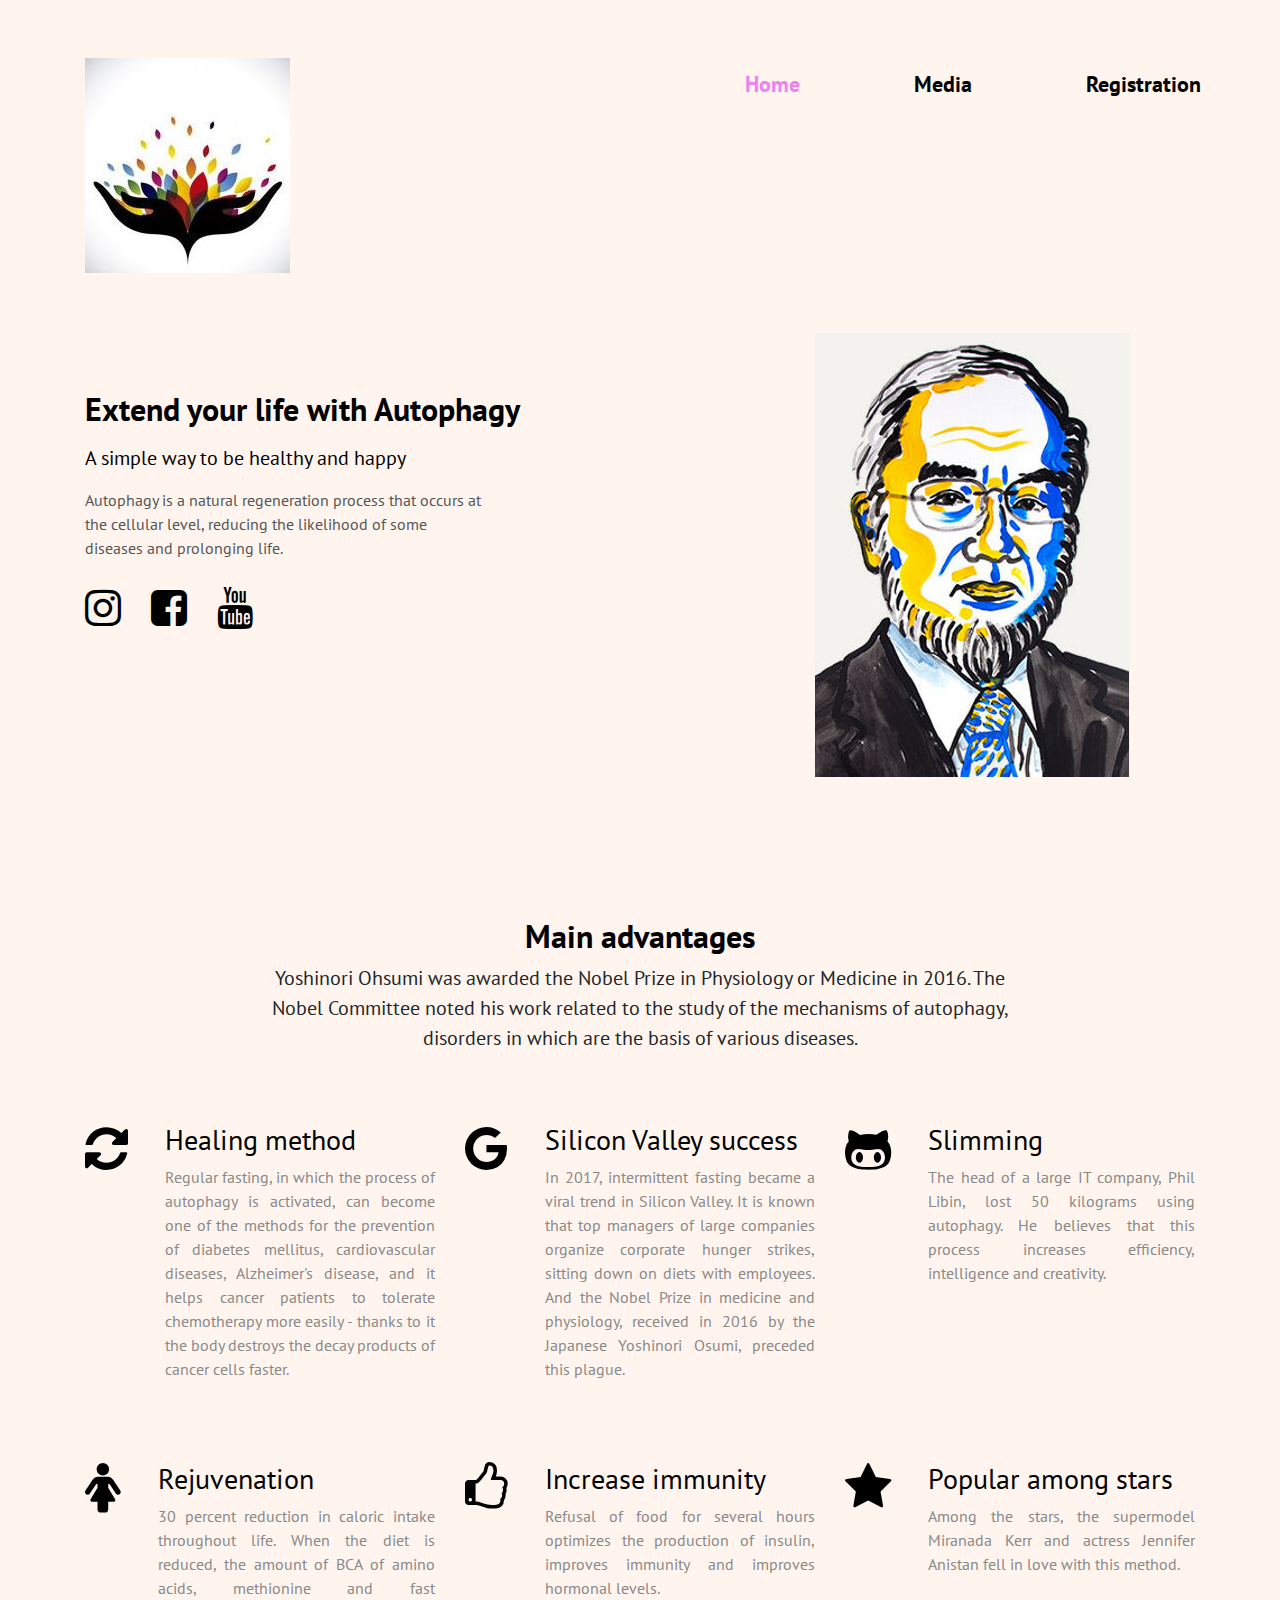
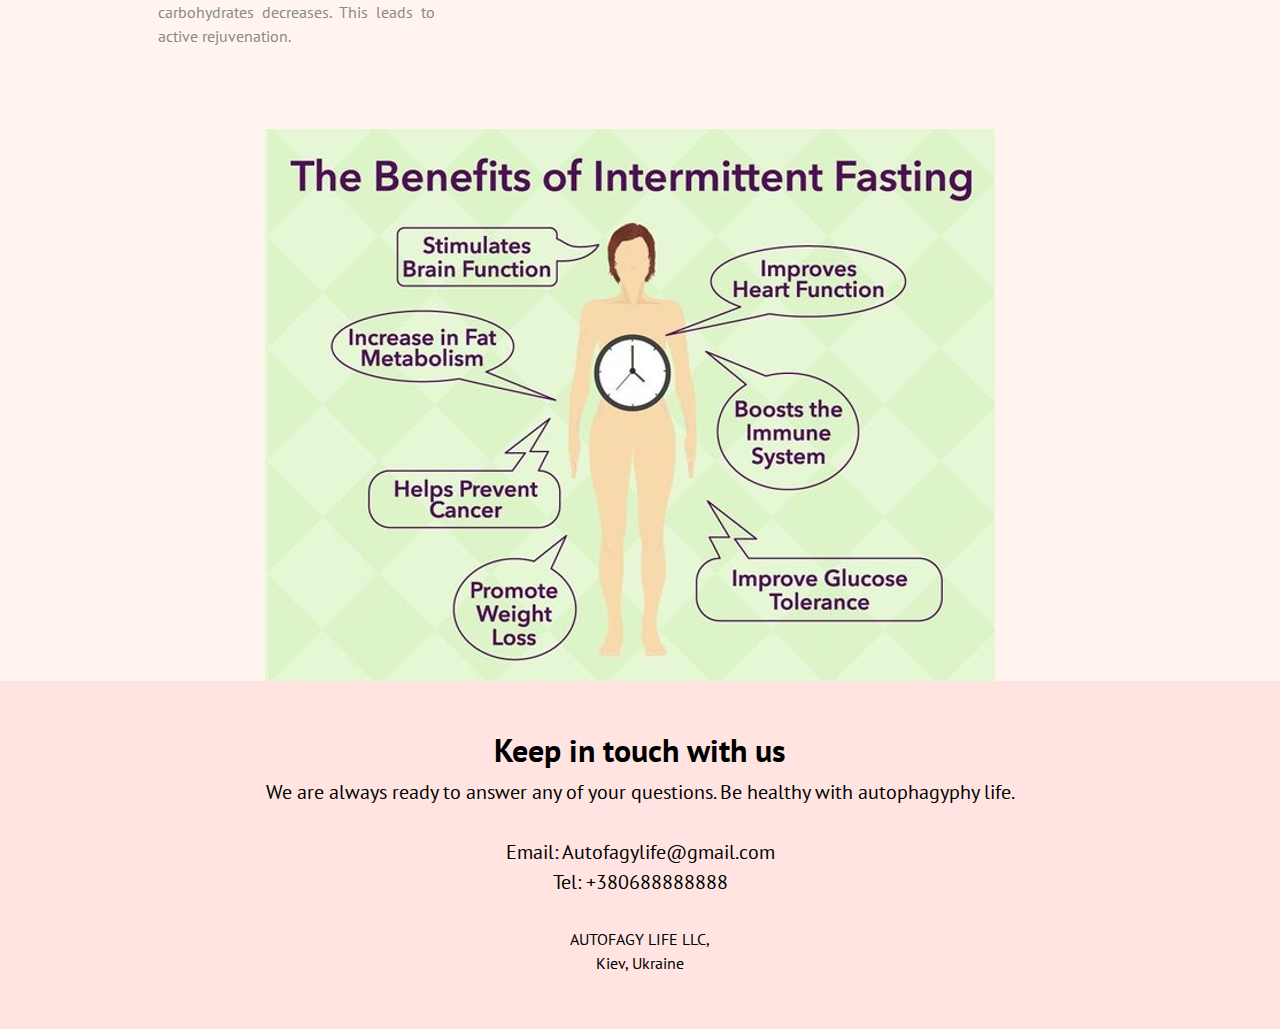
<file: src/main/resources/webapp/index.html>
<!doctype html>
<html lang="en">
<head>
    <meta charset="UTF-8">
    <meta name="viewport"
          content="width=device-width, user-scalable=no, initial-scale=1.0, maximum-scale=1.0, minimum-scale=1.0">
    <meta http-equiv="X-UA-Compatible" content="ie=edge">
    <title>Autofagy-Home</title>
    <link href="https://fonts.googleapis.com/css2?family=PT+Sans:wght@400;700&display=swap" rel="stylesheet">
    <link rel="stylesheet" href="css/bootstrap.min.css">
    <link rel="stylesheet" href="https://stackpath.bootstrapcdn.com/font-awesome/4.7.0/css/font-awesome.min.css">
    <link rel="stylesheet" href="https://cdnjs.cloudflare.com/ajax/libs/animate.css/4.0.0/animate.min.css"/>
    <link rel="stylesheet" href="css/style.css">
</head>
<body>
<header id="header" class="header">
    <div class="container">
        <div class="row">
            <div class="col-lg-3">
                <img src="img/hands.jpg" alt="Leaf" class="logo animate__animated animate__fadeInDown">
            </div>
            <div class="col-lg-5 ml-auto">
                <nav>
                    <ul class="menu d-flex justify-content-center">
                        <li class="menu__item">
                            <a href="index.html">
                                <font color="#EE82EE">Home</font>
                            </a>
                        </li>
                        <li class="menu__item">
                            <a href="media.html">
                                Media
                            </a>
                        </li>
                        <li class="menu__item">
                            <a href="form.html">
                                Registration
                            </a>
                        </li>
                    </ul>
                </nav>

            </div>
        </div>
        <div class="row">
            <div class="col-lg-6">
                <div class="offer">
                    <h1 class="offer__title animate__animated animate__fadeInLeft">
                        Extend your life with Autophagy
                    </h1>
                    <div class="offer__intro">
                        A simple way to be healthy and happy
                    </div>
                    <p class="offer__text">
                        Autophagy is a natural regeneration process that occurs at the cellular level,
                        reducing the likelihood of some diseases and prolonging life.
                    </p>
                    <ul class="icons d-flex">
                        <li class="icons__item">
                            <a href="https://www.instagram.com/explore/tags/autofagia/">
                                <i class="fa fa-instagram animate__animated animate__fadeInLeft"></i>
                            </a>
                        </li>
                        <li class="icons__item">
                            <a href="https://www.facebook.com/autofagianoticias">
                                <i class="fa  fa-facebook-square animate__animated animate__fadeInUp"></i>
                            </a>
                        </li>
                        <li class="icons__item">
                            <a href="https://www.youtube.com/watch?v=rDzIbkyr5QQ">
                                <i class="fa fa-youtube animate__animated animate__fadeInRight"></i>
                            </a>
                        </li>
                    </ul>
                </div>
            </div>
            <div class="col-lg-5 ml-auto">
                <img src="img/Esinori.jpg" class="Yoshinori animate__animated animate__fadeInRight"
                     alt="Yoshinori Ohsumi">
            </div>
        </div>
    </div>
</header>

<section id="features" class="features">
    <div class="container">
        <div class="row">
            <div class="col-lg-12">
                <div class="title">
                    <h2>
                        Main advantages
                    </h2>
                    <p class="title__text">
                        Yoshinori Ohsumi was awarded the Nobel Prize in Physiology or Medicine in 2016.
                        The Nobel Committee noted his work related to the study of the mechanisms of autophagy,
                        disorders in which are the basis of various diseases.
                    </p>
                </div>
            </div>
        </div>
        <div class="row">
            <div class="col-lg-4">
                <div class="feature d-flex">
                    <i class="fa fa-refresh feature__icon"></i>
                    <div class="feature__block">
                        <h3 class="feature__title">
                            Healing method
                        </h3>
                        <p class="feature__text">
                            Regular fasting, in which the process of
                            autophagy is activated, can become one of the methods for the prevention of
                            diabetes mellitus, cardiovascular diseases, Alzheimer's disease, and it helps
                            cancer patients to tolerate chemotherapy more easily - thanks to it the body
                            destroys the decay products of cancer cells faster.
                        </p>
                    </div>
                </div>
            </div>

            <div class="col-lg-4">
                <div class="feature d-flex">
                    <i class="fa fa-google feature__icon"></i>
                    <div class="feature__block">
                        <h3 class="feature__title">
                            Silicon Valley success
                        </h3>
                        <p class="feature__text">
                            In 2017, intermittent fasting became a viral trend in Silicon Valley.
                            It is known that top managers of large companies organize corporate hunger strikes,
                            sitting down on diets with employees. And the Nobel Prize in medicine and physiology,
                            received in 2016 by the Japanese Yoshinori Osumi, preceded this plague.
                        </p>
                    </div>
                </div>
            </div>

            <div class="col-lg-4">
                <div class="feature d-flex">
                    <i class="fa fa-github-alt feature__icon"></i>
                    <div class="feature__block">
                        <h3 class="feature__title">
                            Slimming
                        </h3>
                        <p class="feature__text">
                            The head of a large IT company, Phil Libin, lost 50 kilograms using autophagy.
                            He believes that this process increases efficiency, intelligence and creativity.
                        </p>
                    </div>
                </div>
            </div>

            <div class="col-lg-4">
                <div class="feature d-flex">
                    <i class="fa fa-female feature__icon"></i>
                    <div class="feature__block">
                        <h3 class="feature__title">
                            Rejuvenation
                        </h3>
                        <p class="feature__text">
                            30 percent reduction in caloric intake throughout life.
                            When the diet is reduced, the amount of BCA of amino acids,
                            methionine and fast carbohydrates decreases. This leads to active rejuvenation.
                        </p>
                    </div>
                </div>
            </div>

            <div class="col-lg-4">
                <div class="feature d-flex">
                    <i class="fa fa-thumbs-o-up feature__icon"></i>
                    <div class="feature__block">
                        <h3 class="feature__title">
                            Increase immunity
                        </h3>
                        <p class="feature__text">
                            Refusal of food for several hours optimizes the production of insulin,
                            improves immunity and improves hormonal levels.
                        </p>
                    </div>
                </div>
            </div>

            <div class="col-lg-4">
                <div class="feature d-flex">
                    <i class="fa fa-star feature__icon"></i>
                    <div class="feature__block">
                        <h3 class="feature__title">
                            Popular among stars
                        </h3>
                        <p class="feature__text">
                            Among the stars, the supermodel Miranada Kerr and actress
                            Jennifer Anistan fell in love with this method.
                        </p>
                    </div>
                </div>
            </div>
        </div>

        <div class="row">
            <div class="col-lg">
                <div class="benefits mx-auto">
                    <img src="img/intermittent-fasting.jpg" class="animate__animated animate__fadeInUp"
                         alt="Benefits">
                </div>
            </div>
        </div>
    </div>
</section>

<section id="touch" class="touch">
    <div class="container">
        <div class="row">
            <div class="col-lg-12">
                <div class="title-3">
                    <h2 class="black">
                        Keep in touch with us
                    </h2>
                    <p class="title__text black">
                        We are always ready to answer any of your questions. Be healthy with autophagyphy life.
                    </p>
                </div>
            </div>
        </div>
        <div class="row">
            <div class="col-md-12">
                <div class="contacts">
                    Email: Autofagylife@gmail.com
                    Tel: +380688888888
                </div>
            </div>
        </div>
    </div>
</section>

<footer id="footer" class="footer">
    <div class="container">
        <div class="row">
            <div class="col-md-12">
                <div class="credits">
                    AUTOFAGY LIFE LLC,<br>
                    Kiev, Ukraine
                </div>
            </div>
        </div>
    </div>
</footer>

</body>
</html>
</file>
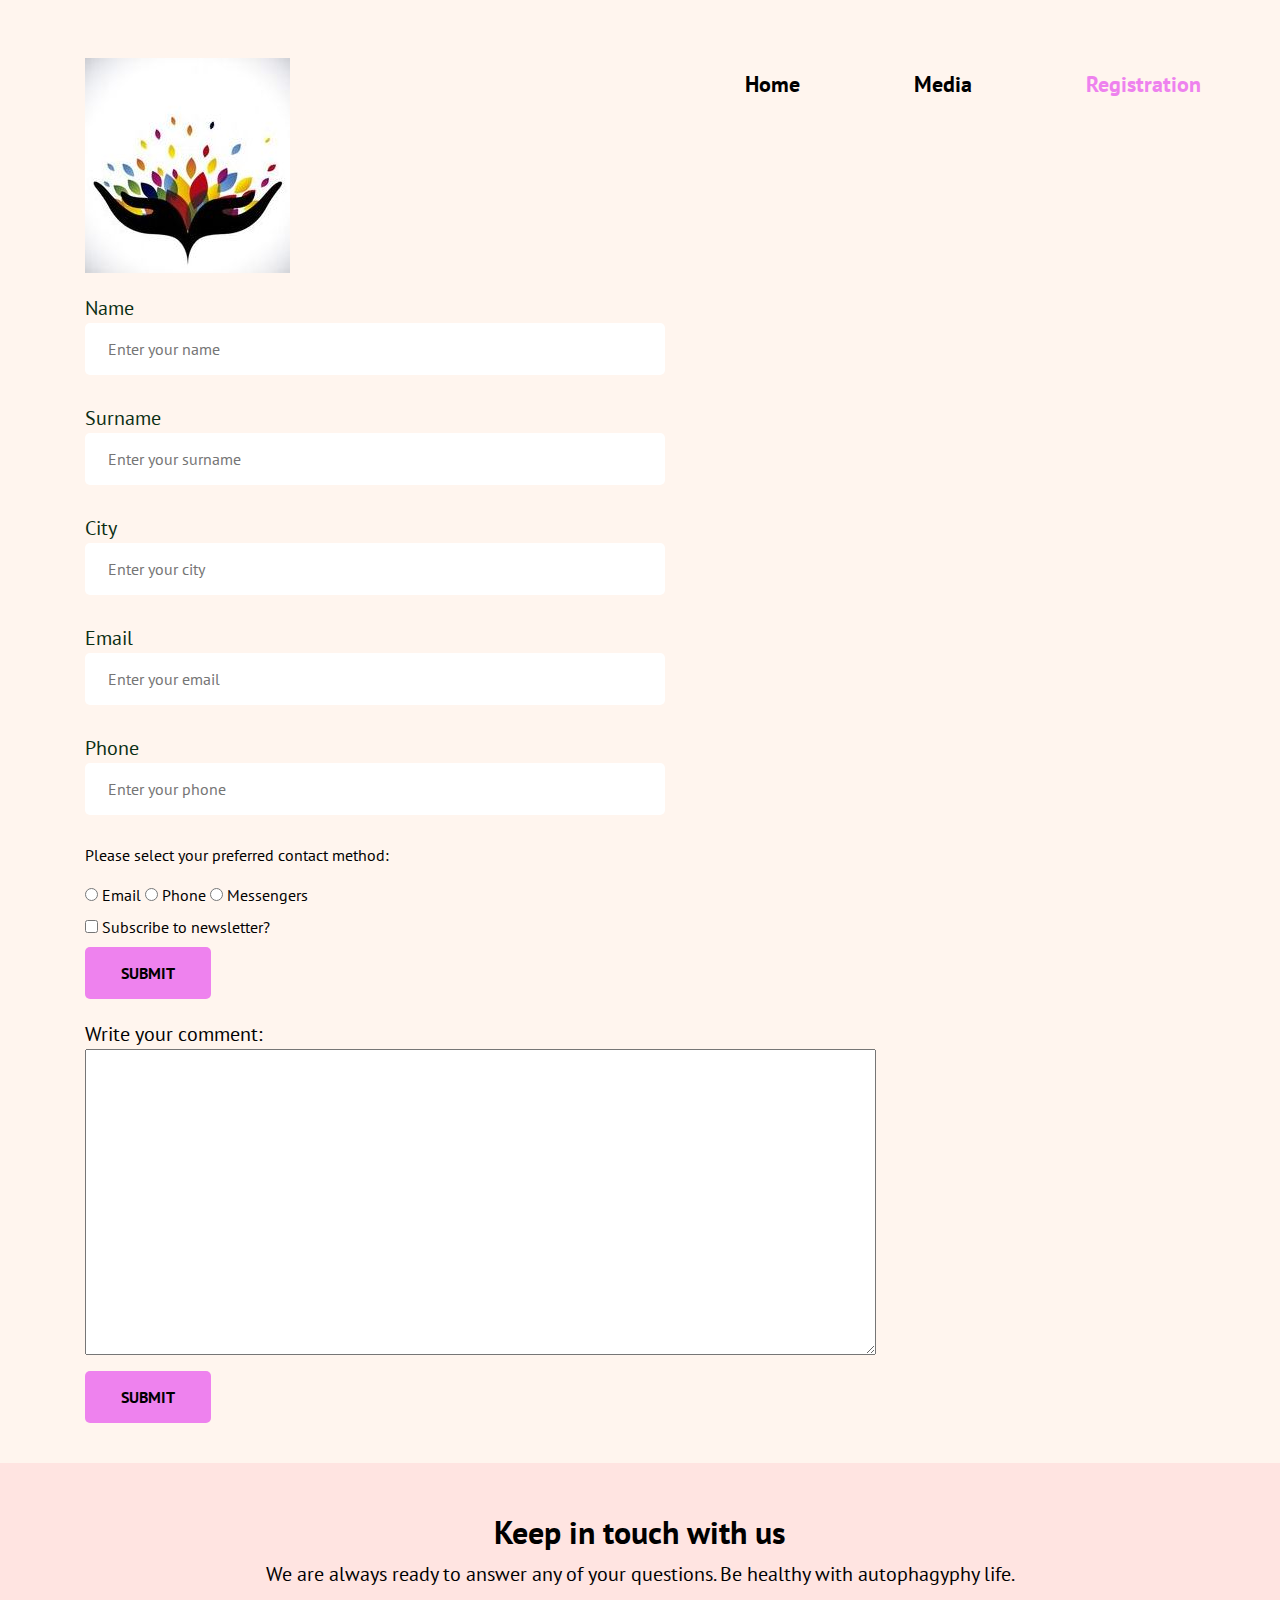
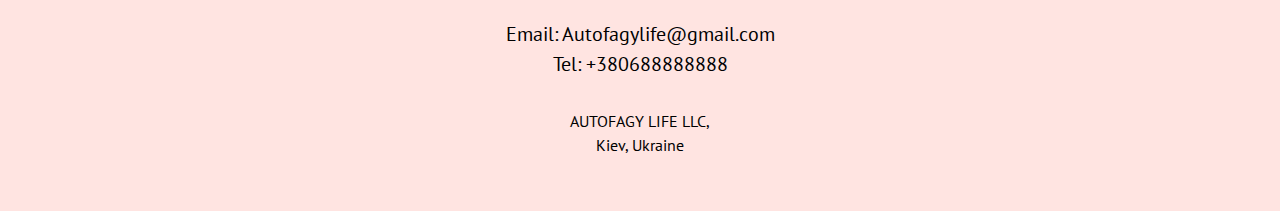
<file: src/main/resources/webapp/form.html>
<!doctype html>
<html lang="en">
<head>
    <meta charset="UTF-8">
    <meta name="viewport"
          content="width=device-width, user-scalable=no, initial-scale=1.0, maximum-scale=1.0, minimum-scale=1.0">
    <meta http-equiv="X-UA-Compatible" content="ie=edge">
    <title>Autofagy-Form</title>
    <link href="https://fonts.googleapis.com/css2?family=PT+Sans:wght@400;700&display=swap" rel="stylesheet">
    <link rel="stylesheet" href="css/bootstrap.min.css">
    <link rel="stylesheet" href="https://stackpath.bootstrapcdn.com/font-awesome/4.7.0/css/font-awesome.min.css">
    <link rel="stylesheet" href="https://cdnjs.cloudflare.com/ajax/libs/animate.css/4.0.0/animate.min.css"/>
    <link rel="stylesheet" href="css/style.css">
</head>
<body>
<header id="header" class="header">
    <div class="container">
        <div class="row">
            <div class="col-lg-3">
                <img src="img/hands.jpg" alt="Leaf" class="logo animate__animated animate__fadeInDown">
            </div>
            <div class="col-lg-5 ml-auto">
                <nav>
                    <ul class="menu d-flex justify-content-center">
                        <li class="menu__item">
                            <a href="index.html">
                                Home
                            </a>
                        </li>
                        <li class="menu__item">
                            <a href="media.html">
                                Media
                            </a>
                        </li>
                        <li class="menu__item">
                            <a href="form.html">
                                <font color="#EE82EE">Registration</font>
                            </a>
                        </li>
                    </ul>
                </nav>
            </div>
        </div>

        <div class="registration-form">
            <div class="row">
                <div class="col-lg-7">
                    <form action="#" class="registration-field">
                        <label for="name">Name
                            <input type="text" id="name" placeholder="Enter your name" class="form__input" required>
                        </label>
                    </form>
                    <form action="#" class="registration-field">
                        <label for="surname">Surname
                            <input type="text" id="surname" placeholder="Enter your surname" class="form__input"
                                   required>
                        </label>
                    </form>
                    <form action="#" class="registration-field">
                        <label for="city"> City
                            <input type="text" id="city" placeholder="Enter your city" class="form__input">
                        </label>
                    </form>
                    <form action="#" class="registration-field">
                        <label for="email"> Email
                            <input type="email" id="email" placeholder="Enter your email" class="form__input" required>
                        </label>
                    </form>
                    <form action="#" class="registration-field">
                        <label for="phone"> Phone
                            <input type="text" id="phone" placeholder="Enter your phone" class="form__input" required>
                        </label>
                    </form>


                    <form class="radio-buttons">
                        <p>Please select your preferred contact method:</p>
                        <div>
                            <input type="radio" id="contactChoice1"
                                   name="contact" value="email">
                            <label for="contactChoice1">Email</label>

                            <input type="radio" id="contactChoice2"
                                   name="contact" value="phone">
                            <label for="contactChoice2">Phone</label>

                            <input type="radio" id="contactChoice3"
                                   name="contact" value="mail">
                            <label for="contactChoice3">Messengers</label>
                        </div>
                        <div>
                            <input type="checkbox" id="subscribeNews" name="subscribe" value="newsletter">
                            <label for="subscribeNews">Subscribe to newsletter?</label>
                        </div>
                        <div>
                            <button type="submit" class="form__btn">SUBMIT</button>
                        </div>
                    </form>
                </div>
            </div>
        </div>

        <div class="message-form">
            <div class="row">
                <div class="col-7">
                    <form>
                        <label for="message">
                            Write your comment:
                            <textarea rows="10" cols="70" name="text" id="message"></textarea>
                        </label>
                        <button type="submit" class="form__btn">SUBMIT</button>
                    </form>
                </div>
            </div>
        </div>
    </div>
</header>

<section id="touch" class="touch">
    <div class="container">
        <div class="row">
            <div class="col-lg-12">
                <div class="title-3">
                    <h2 class="black">
                        Keep in touch with us
                    </h2>
                    <p class="title__text black">
                        We are always ready to answer any of your questions. Be healthy with autophagyphy life.
                    </p>
                </div>
            </div>
        </div>
        <div class="row">
            <div class="col-md-12">
                <div class="contacts">
                    Email: Autofagylife@gmail.com
                    Tel: +380688888888
                </div>
            </div>
        </div>
    </div>

</section>
<footer id="footer" class="footer">
    <div class="container">
        <div class="row">
            <div class="col-md-12">
                <div class="credits">
                    AUTOFAGY LIFE LLC,<br>
                    Kiev, Ukraine
                </div>
            </div>
        </div>
    </div>
</footer>
</body>
</html>
</file>
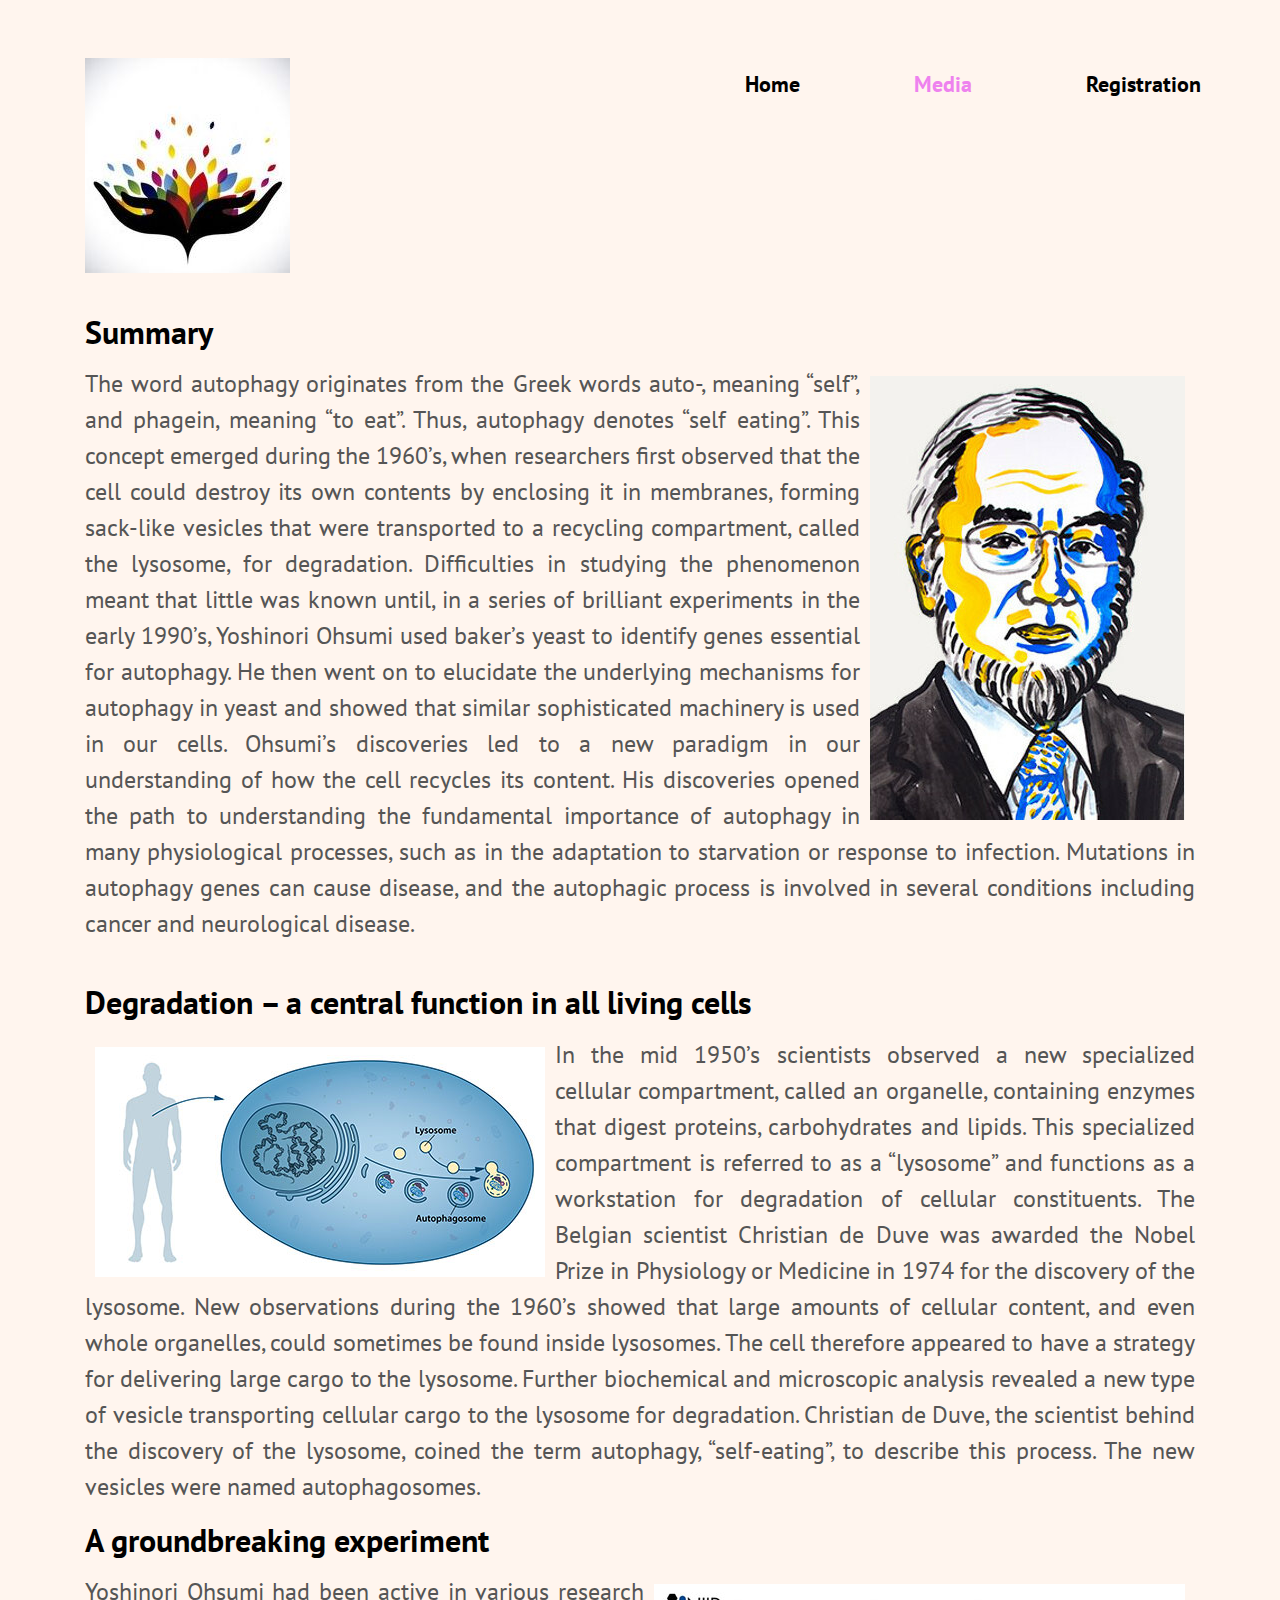
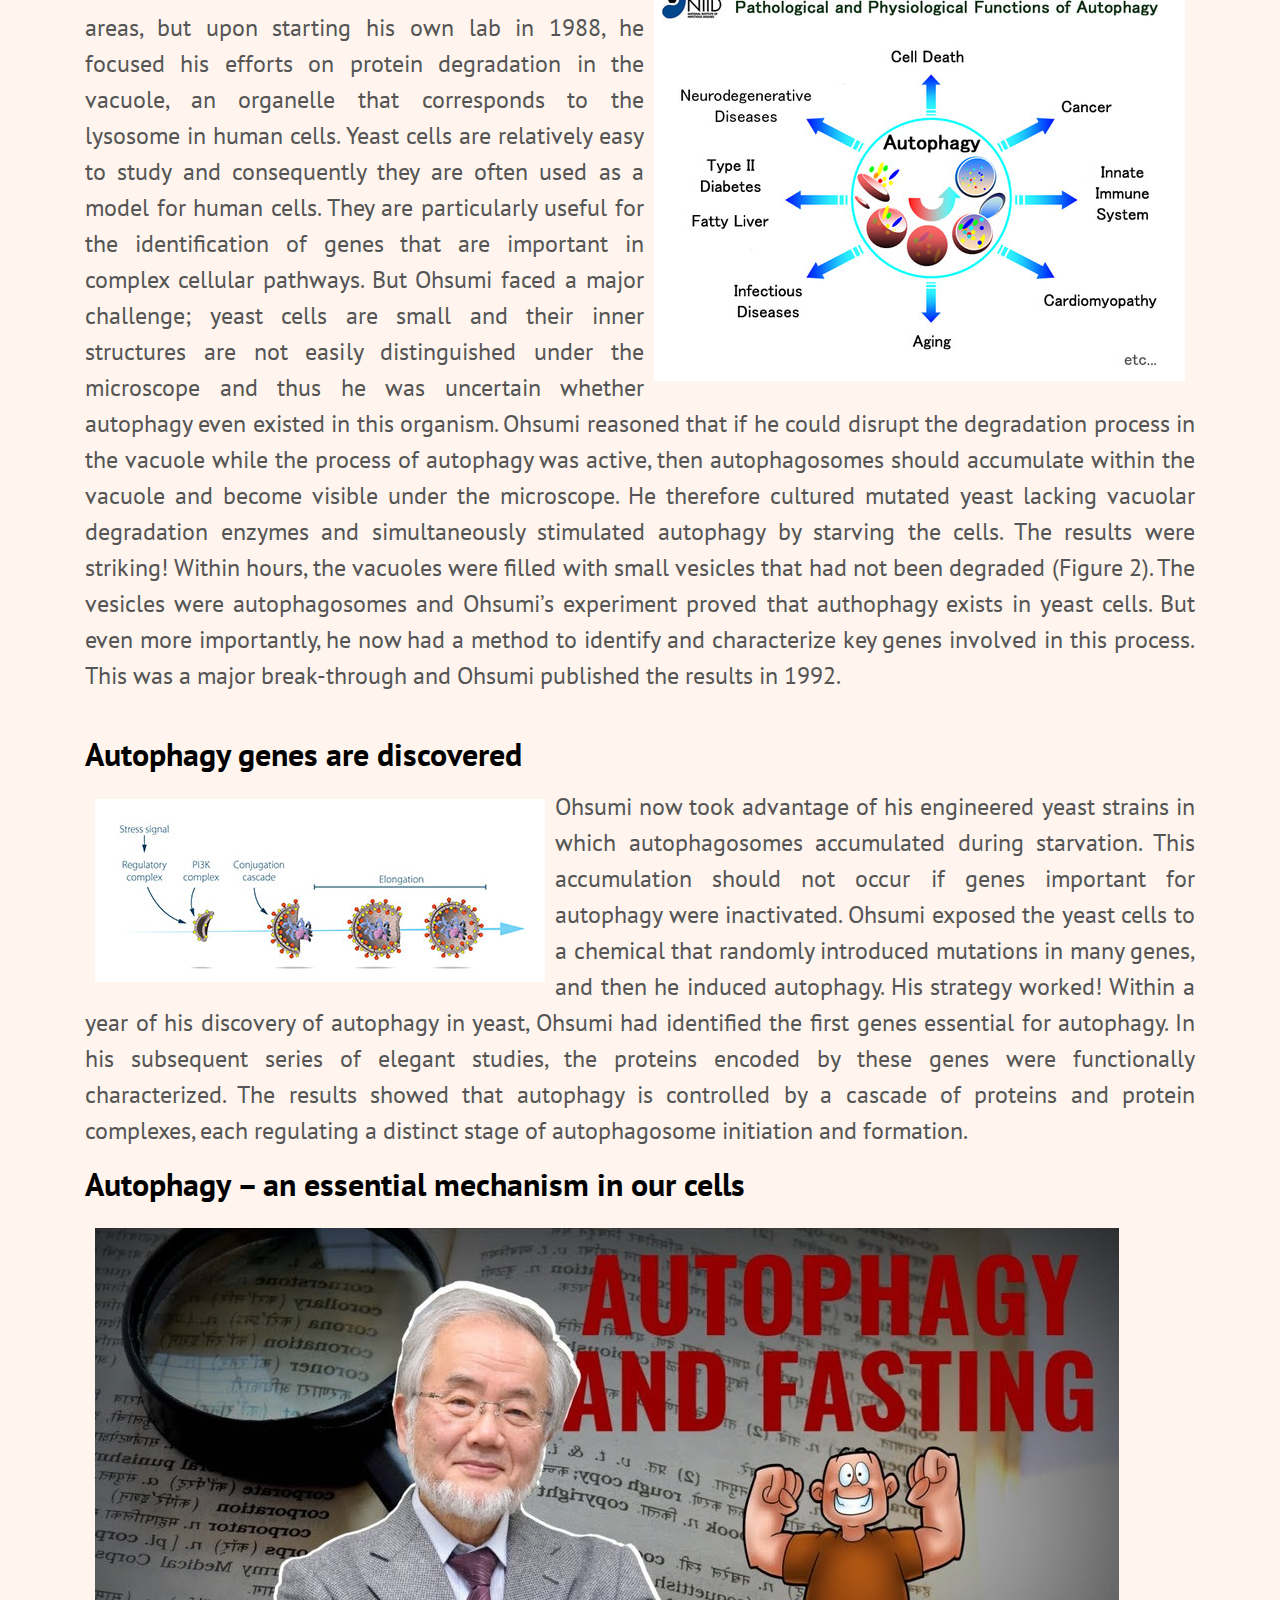
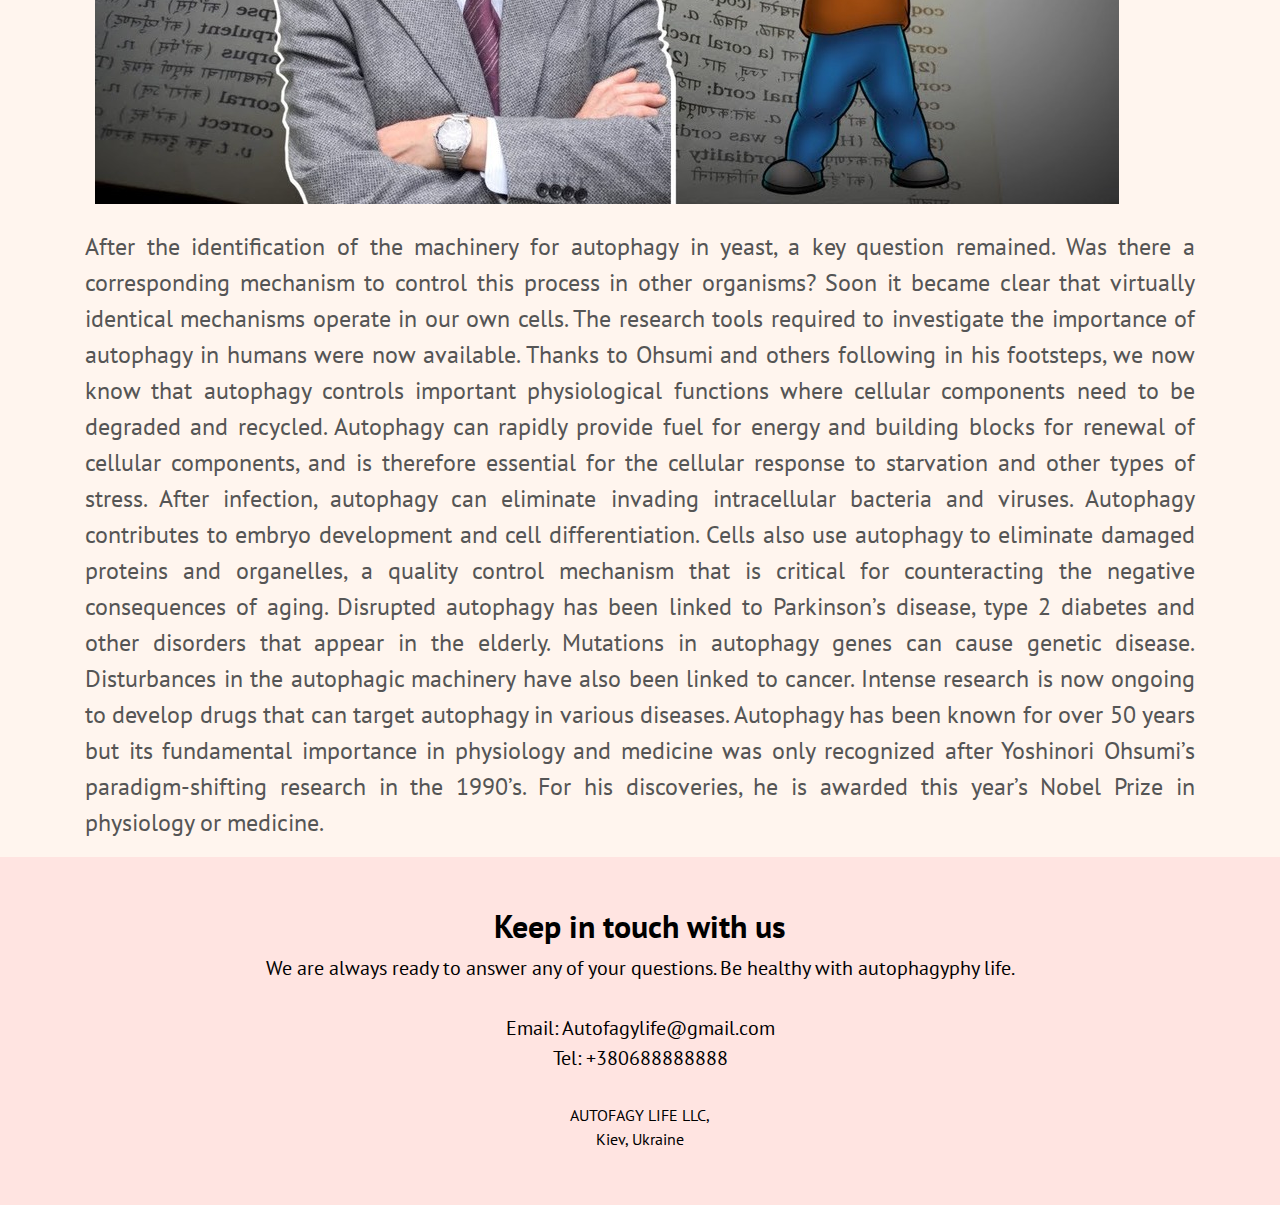
<file: src/main/resources/webapp/media.html>
<!doctype html>
<html lang="en">
<head>
    <meta charset="UTF-8">
    <meta name="viewport"
          content="width=device-width, user-scalable=no, initial-scale=1.0, maximum-scale=1.0, minimum-scale=1.0">
    <meta http-equiv="X-UA-Compatible" content="ie=edge">
    <title>Autofagy-Media</title>
    <link href="https://fonts.googleapis.com/css2?family=PT+Sans:wght@400;700&display=swap" rel="stylesheet">
    <link rel="stylesheet" href="css/bootstrap.min.css">
    <link rel="stylesheet" href="https://stackpath.bootstrapcdn.com/font-awesome/4.7.0/css/font-awesome.min.css">
    <link rel="stylesheet" href="https://cdnjs.cloudflare.com/ajax/libs/animate.css/4.0.0/animate.min.css"/>
    <link rel="stylesheet" href="css/style.css">
</head>
<body>
<header id="header" class="header">
    <div class="container">
        <div class="row">
            <div class="col-lg-3">
                <img src="img/hands.jpg" alt="Leaf" class="logo animate__animated animate__fadeInDown">
            </div>
            <div class="col-lg-5 ml-auto">
                <nav>
                    <ul class="menu d-flex justify-content-center">
                        <li class="menu__item">
                            <a href="index.html">
                                Home
                            </a>
                        </li>
                        <li class="menu__item">
                            <a href="media.html">
                                <font color="#EE82EE">Media</font>
                            </a>
                        </li>
                        <li class="menu__item">
                            <a href="form.html">
                                Registration
                            </a>
                        </li>
                    </ul>
                </nav>
            </div>
        </div>
    </div>
</header>

<div class="second__screen">
    <div class="container">
        <div class="row">
            <div class="col-lg">
                <h1 class="media__title">
                    Summary
                </h1>
                <img src="img/Esinori.jpg" class="Yoshinori animate__animated animate__fadeInRight img-responsive
                    pull-right image" alt="Yoshinori Ohsumi">
                <p class="media__text">
                    The word autophagy originates from the Greek words auto-,
                    meaning “self”, and phagein, meaning “to eat”.
                    Thus, autophagy denotes “self eating”. This concept
                    emerged during the 1960’s, when researchers first observed
                    that the cell could destroy its own contents by enclosing
                    it in membranes, forming sack-like vesicles that were
                    transported to a recycling compartment, called the lysosome,
                    for degradation. Difficulties in studying the phenomenon
                    meant that little was known until, in a series of brilliant
                    experiments in the early 1990’s, Yoshinori Ohsumi used
                    baker’s yeast to identify genes essential for autophagy.
                    He then went on to elucidate the underlying mechanisms for
                    autophagy in yeast and showed that similar sophisticated
                    machinery is used in our cells.
                    Ohsumi’s discoveries led to a new paradigm in our understanding of how the
                    cell recycles its content. His discoveries opened the path to understanding
                    the fundamental importance of autophagy in many physiological processes, such
                    as in the adaptation to starvation or response to infection. Mutations in
                    autophagy genes can cause disease, and the autophagic process is involved
                    in several conditions including cancer and neurological disease.
                </p>

            </div>
        </div>
    </div>
</div>

<div class="third__screen">
    <div class="container">
        <div class="row">
            <div class="col-lg-12 ml-auto degradation">
                <h1 class="media__title">
                    Degradation – a central function in all living cells
                </h1>
                <img src="img/med-press-1-en.jpg" class="animate__animated animate__fadeInLeft img-responsive pull-left
                 image" alt="Degradation">
                <p class="media__left">
                    In the mid 1950’s scientists observed a new specialized cellular compartment,
                    called an organelle, containing enzymes that digest proteins, carbohydrates
                    and lipids. This specialized compartment is referred to as a “lysosome” and
                    functions as a workstation for degradation of cellular constituents. The
                    Belgian scientist Christian de Duve was awarded the Nobel Prize in Physiology
                    or Medicine in 1974 for the discovery of the lysosome. New observations
                    during the 1960’s showed that large amounts of cellular content, and even
                    whole organelles, could sometimes be found inside lysosomes. The cell
                    therefore appeared to have a strategy for delivering large cargo to the
                    lysosome. Further biochemical and microscopic analysis revealed a new type of
                    vesicle transporting cellular cargo to the lysosome for degradation.
                    Christian de Duve, the scientist behind the discovery of the lysosome,
                    coined the term autophagy, “self-eating”, to describe this process. The new
                    vesicles were named autophagosomes.
                </p>
            </div>
        </div>
    </div>
</div>

<div class="fourth__screen">
    <div class="container">
        <div class="row">
            <div class="col-lg">
                <h1 class="media__title">
                    A groundbreaking experiment
                </h1>
                <img src="img/autophagy.jpg" class="Yoshinori animate__animated animate__fadeInRight img-responsive
                    pull-right image"
                     alt="Yoshinori Ohsumi">
                <p class="media__text">
                    Yoshinori Ohsumi had been active in various research areas, but upon starting his own lab
                    in 1988, he focused his efforts on protein degradation in the vacuole, an organelle that
                    corresponds to the lysosome in human cells. Yeast cells are relatively easy to study and
                    consequently they are often used as a model for human cells. They are particularly useful
                    for the identification of genes that are important in complex cellular pathways. But Ohsumi
                    faced a major challenge; yeast cells are small and their inner structures are not easily
                    distinguished under the microscope and thus he was uncertain whether autophagy even existed
                    in this organism. Ohsumi reasoned that if he could disrupt the degradation process in the
                    vacuole while the process of autophagy was active, then autophagosomes should accumulate
                    within the vacuole and become visible under the microscope. He therefore cultured mutated
                    yeast lacking vacuolar degradation enzymes and simultaneously stimulated autophagy by starving
                    the cells. The results were striking! Within hours, the vacuoles were filled with small
                    vesicles that had not been degraded (Figure 2). The vesicles were autophagosomes and Ohsumi’s
                    experiment proved that authophagy exists in yeast cells. But even more importantly, he now
                    had a method to identify and characterize key genes involved in this process. This was a major
                    break-through and Ohsumi published the results in 1992.
                </p>
            </div>
        </div>
    </div>
</div>

<div class="fifth__screen">
    <div class="container">
        <div class="row">
            <div class="col-lg-12 ml-auto degradation">
                <h1 class="media__title">
                    Autophagy genes are discovered
                </h1>
                <img src="img/med-press-3-en.jpg" class="animate__animated animate__fadeInLeft img-responsive pull-left
                 image" alt="Degradation">
                <p class="media__left">
                    Ohsumi now took advantage of his engineered yeast strains in which autophagosomes
                    accumulated during starvation. This accumulation should not occur if genes important
                    for autophagy were inactivated. Ohsumi exposed the yeast cells to a chemical that
                    randomly introduced mutations in many genes, and then he induced autophagy. His
                    strategy worked! Within a year of his discovery of autophagy in yeast, Ohsumi had
                    identified the first genes essential for autophagy. In his subsequent series of
                    elegant studies, the proteins encoded by these genes were functionally characterized.
                    The results showed that autophagy is controlled by a cascade of proteins and protein
                    complexes, each regulating a distinct stage of autophagosome initiation and formation.
                </p>
            </div>
        </div>
    </div>
</div>

<div class="sixth__screen">
    <div class="container">
        <div class="row">
            <div class="col-lg">
                <h1 class="media__title">
                    Autophagy – an essential mechanism in our cells
                </h1>
                <img src="img/maxresdefault.jpg" class="animate__animated animate__fadeInUp image"
                     alt="Yoshinori Ohsumi">
                <p class="media__text">
                    After the identification of the machinery for autophagy in yeast, a key question remained.
                    Was there a corresponding mechanism to control this process in other organisms? Soon it became
                    clear that virtually identical mechanisms operate in our own cells. The research tools required
                    to investigate the importance of autophagy in humans were now available.

                    Thanks to Ohsumi and others following in his footsteps, we now know that autophagy controls
                    important physiological functions where cellular components need to be degraded and recycled.
                    Autophagy can rapidly provide fuel for energy and building blocks for renewal of cellular
                    components, and is therefore essential for the cellular response to starvation and other
                    types of stress. After infection, autophagy can eliminate invading intracellular bacteria
                    and viruses. Autophagy contributes to embryo development and cell differentiation. Cells
                    also use autophagy to eliminate damaged proteins and organelles, a quality control mechanism
                    that is critical for counteracting the negative consequences of aging.

                    Disrupted autophagy has been linked to Parkinson’s disease, type 2 diabetes and other disorders
                    that appear in the elderly. Mutations in autophagy genes can cause genetic disease. Disturbances
                    in the autophagic machinery have also been linked to cancer. Intense research is now ongoing to
                    develop drugs that can target autophagy in various diseases.

                    Autophagy has been known for over 50 years but its fundamental importance in physiology and
                    medicine was only recognized after Yoshinori Ohsumi’s paradigm-shifting research in the 1990’s.
                    For his discoveries, he is awarded this year’s Nobel Prize in physiology or medicine.
                </p>
            </div>
        </div>
    </div>
</div>

<section id="touch" class="touch">
    <div class="container">
        <div class="row">
            <div class="col-lg-12">
                <div class="title-3">
                    <h2 class="black">
                        Keep in touch with us
                    </h2>
                    <p class="title__text black">
                        We are always ready to answer any of your questions. Be healthy with autophagyphy life.
                    </p>
                </div>
            </div>
        </div>
        <div class="row">
            <div class="col-md-12">
                <div class="contacts">
                    Email: Autofagylife@gmail.com
                    Tel: +380688888888
                </div>
            </div>
        </div>
    </div>
</section>
<footer id="footer" class="footer">
    <div class="container">
        <div class="row">
            <div class="col-md-12">
                <div class="credits">
                    AUTOFAGY LIFE LLC,<br>
                    Kiev, Ukraine
                </div>
            </div>
        </div>
    </div>
</footer>
</file>
<file: src/main/resources/webapp/css/style.css>
/*Specification*/

body {
    font-family: 'PT Sans', sans-serif;
}

ul, li {
    display: block;
    padding: 0;
    margin: 0;
}

h1, h2, h3, h4, h5 {
    font-weight: 700;
    color: #000000;
}

h2 {
    text-align: center;
}

h3 {
    font-weight: 400;
}

.title {
    padding-top: 100px;
    padding-bottom: 70px;
    text-align: center;
}

.title__text {
    font-size: 20px;
    width: 780px;
    margin: 0 auto;
}

.black {
    color: #000000;
}

/*First screen*/
.header {
    background-color: #FFF5EE;
    color: #010101;
    padding-top: 58px;
    padding-bottom: 40px;
}

.menu {
    margin-top: 10px;

}

.menu__item {
    margin: 0 57px;
}

.menu__item a {
    font-size: 22px;
    font-weight: 700;
    color: #000000;
}

.menu__item a:hover {
    text-decoration: none;
    color: #EE82EE;
}

.offer {
    margin-top: 117px;
}

.offer__title {
    font-size: 32px;
    margin-bottom: 15px;
}

.offer__intro {
    font-size: 20px;
}

.offer__text {
    font-size: 16px;
    margin-top: 15px;
    color: #555555;
    width: 400px;
}

.icons__item {
    margin-right: 30px;
}

.icons__item a {
    color: #000000;
    font-size: 42px;
    transition: all 0.3s ease;
}

.icons__item a:hover {
    text-decoration: none;
    color: #EE82EE;
}

.Yoshinori {
    display: block;
    margin: 60px auto 0;
}

.registration-field {
    text-align: left;
    color: #0b2e13;
    font-size: 20px;
    margin-top: 20px;
}

.message-form {
    margin-top: 20px;
    font-size: 20px;
    text-align: left;
}

.radio-buttons {
    margin-top: 20px;
}

.media__title {
    font-size: 32px;
    margin-bottom: 15px;
}

.media__text {
    font-size: 24px;
    margin-top: 15px;
    color: #555555;
    text-align: justify;
}

.media__left {
    font-size: 24px;
    margin-top: 10px;
    color: #555555;
    text-align: justify;
}

.degradation {
    margin-top: 25px;
}

.image {
    margin: 10px;
}

/*Second screen*/
.features {
    background-color: #FFF5EE;
}

.feature {
    margin-bottom: 65px;
}

.feature__icon {
    font-size: 50px;
    margin-right: 37px;
    color: #000000;
}

.feature__text {
    color: #898989;
    text-align: justify;
}

.second__screen, .third__screen, .fourth__screen, .fifth__screen, .sixth__screen {
    background-color: #FFF5EE;
    color: #010101;
}

.benefits {
    display: block;
    padding-left: 180px;
}

/*Third screen*/
.touch {
    background: #FFE4E1;
    color: #ffffff;
}

.title-3 {
    padding-top: 50px;
    padding-bottom: 30px;
    text-align: center;
}

.form__input {
    background: #ffffff;
    font-size: 16px;
    font-family: 'PT Sans', sans-serif;
    border-radius: 5px;
    width: 580px;
    margin-right: 21px;
    border: 0;
    padding: 14px 0 14px 23px;
    outline: none;
}

.form__btn {
    font-family: 'PT Sans', sans-serif;
    background: #EE82EE;
    color: #000000;
    text-transform: uppercase;
    font-size: 16px;
    font-weight: 700;
    border-radius: 5px;
    width: 126px;
    border: 0;
    padding: 14px 0;
    cursor: pointer;
}

.contacts {
    color: #000000;
    font-size: 20px;
    text-align: center;
    width: 300px;
    margin: 0 auto;
}

/*Footer*/

.footer {
    background: #FFE4E1;
    padding: 30px 0 54px;
}

.credits {
    color: #000000;
    font-size: 16px;
    text-align: center;
    width: 160px;
    margin: 0 auto;
}

/*Media requests*/
@media screen and (max-width: 992px) {
    .logo {
        display: block;
        margin: 0 auto 30px;
    }

    .offer {
        text-align: center;
    }

    .offer__text {
        margin: 0 auto;
        width: auto;
    }

    .icons {
        justify-content: center;
    }

    .icons__item:nth-child(3) {
        margin-right: 0;
    }

    .form__input {
        margin-right: 0;
        width: 100%;
    }

    .form__btn {
        margin-top: 20px;
        width: 100%;
    }

    .title__text {
        width: auto;
    }
}

@media screen and (max-width: 768px) {
.message-form{
    display: block;
    margin: 0 auto;
}
}

@media screen and (max-width: 576px) {
    .Yoshinori {
        width: 100%;
    }

    .menu {
        flex-direction: column;
    }

    .menu__item {
        text-align: center;
        margin-bottom: 10px;
    }
}
</file>
